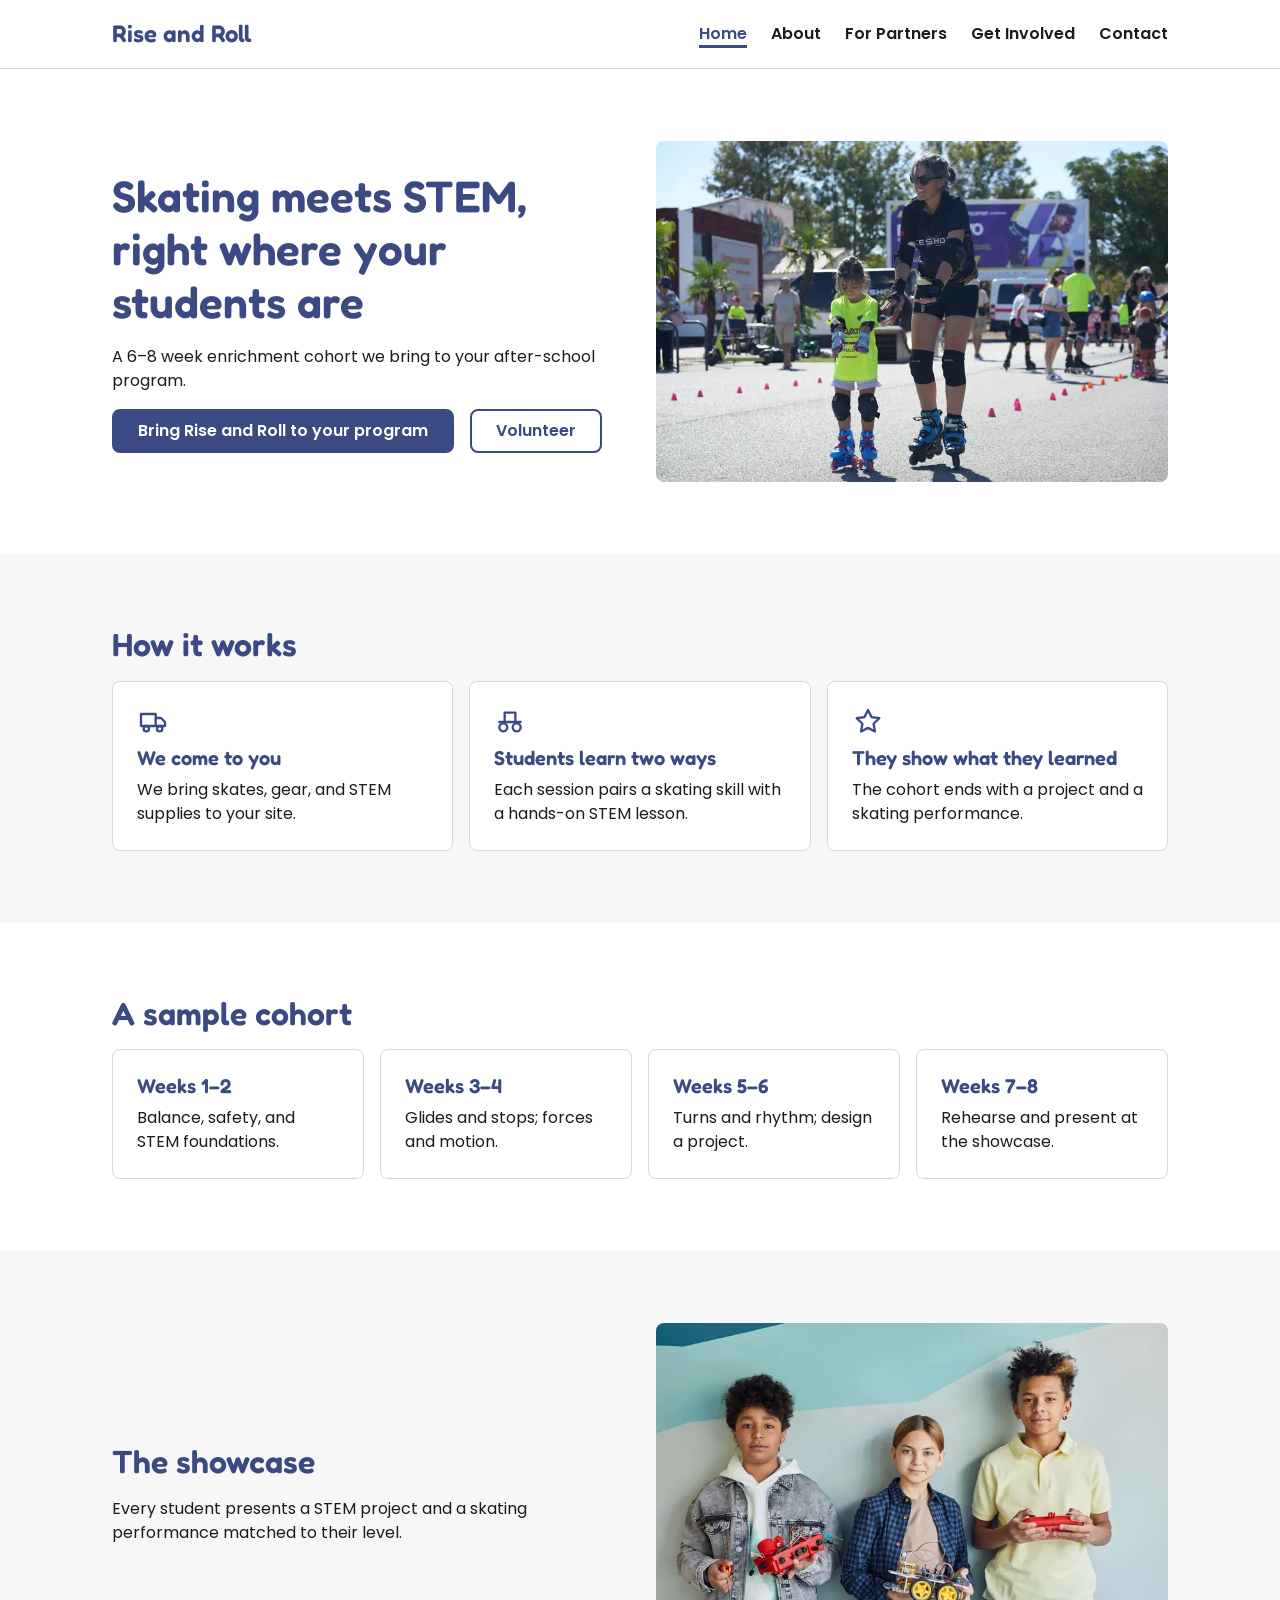
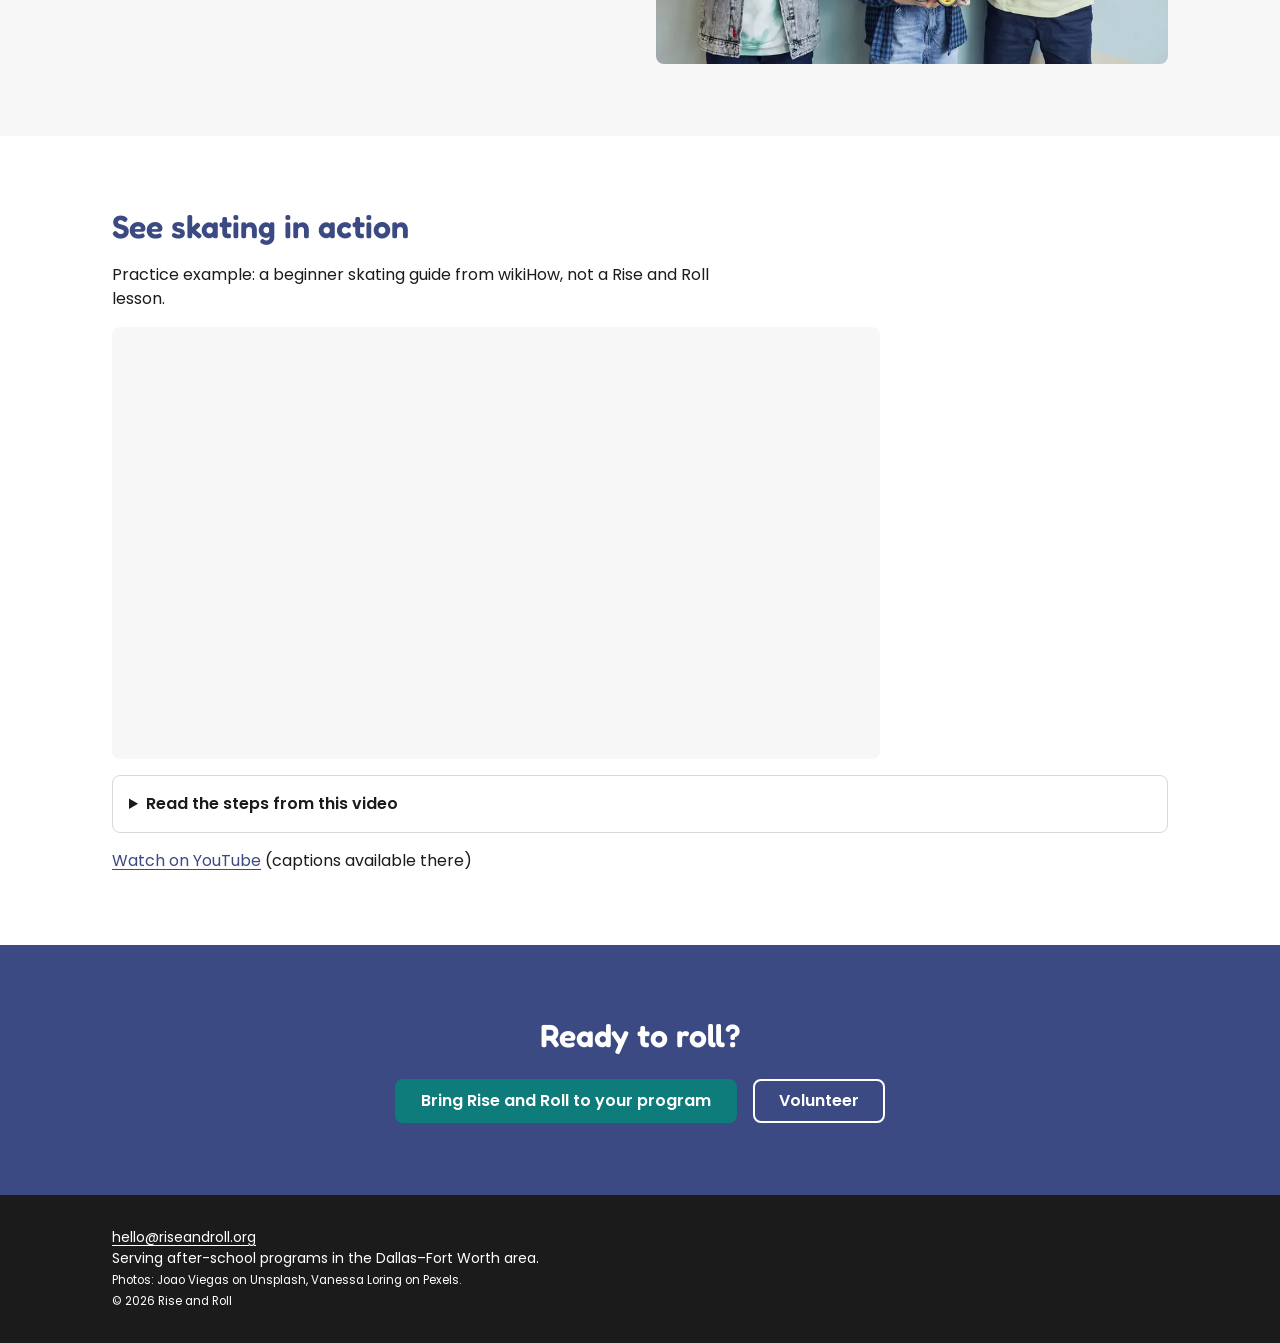
<file: index.html>
<!DOCTYPE html>
<html lang="en">
<head>
  <meta charset="UTF-8">
  <meta name="viewport" content="width=device-width, initial-scale=1">
  <title>Rise and Roll | Skating + STEM After-School Enrichment</title>
  <meta name="description" content="Rise and Roll brings a 6–8 week skating and STEM cohort to your after-school program, ending in a student showcase.">

  <!-- Open Graph -->
  <meta property="og:title" content="Rise and Roll | Skating + STEM After-School Enrichment">
  <meta property="og:description" content="A 6–8 week skating and STEM cohort we bring to your after-school program, ending in a student showcase.">
  <meta property="og:url" content="https://example.com/">
  <meta property="og:type" content="website">
  <meta property="og:image" content="https://example.com/images/coach-skating-with-student-1200.webp">

  <!-- Structured data -->
  <script type="application/ld+json">
  {
    "@context": "https://schema.org",
    "@type": "Organization",
    "name": "Rise and Roll",
    "url": "https://example.com/",
    "email": "hello@riseandroll.org",
    "description": "A 6–8 week skating and STEM enrichment cohort brought to existing after-school programs.",
    "areaServed": "Dallas–Fort Worth area"
  }
  </script>

  <!-- Fonts: Fredoka 600 (headings) + Poppins 400/600 (body). Unused Fredoka 500 removed. -->
  <link rel="preconnect" href="https://fonts.googleapis.com">
  <link rel="preconnect" href="https://fonts.gstatic.com" crossorigin>
  <link href="https://fonts.googleapis.com/css2?family=Fredoka:wght@600&family=Poppins:wght@400;600&display=swap" rel="stylesheet">

  <link rel="stylesheet" href="styles.css">
</head>
<body>

  <a class="skip-link" href="#main">Skip to main content</a>

  <!-- ===== HEADER + NAV (repeated on every page) ===== -->
  <header class="site-header">
    <div class="container site-header__inner">
      <a class="site-header__logo" href="index.html">Rise and Roll</a>
      <nav aria-label="Main">
        <ul class="nav cluster" role="list">
          <li><a class="nav__link" href="index.html" aria-current="page">Home</a></li>
          <li><a class="nav__link" href="about.html">About</a></li>
          <li><a class="nav__link" href="partners.html">For Partners</a></li>
          <li><a class="nav__link" href="get-involved.html">Get Involved</a></li>
          <li><a class="nav__link" href="contact.html">Contact</a></li>
        </ul>
      </nav>
    </div>
  </header>

  <main id="main">

    <!-- D · HERO (media block: stacks on narrow, side by side at medium+) -->
    <section class="section">
      <div class="container media">
        <div class="media__body flow">
          <h1>Skating meets STEM, right where your students are</h1>
          <p>A 6–8 week enrichment cohort we bring to your after-school program.</p>
          <div class="cluster">
            <a class="button button--primary" href="partners.html">Bring Rise and Roll to your program</a>
            <a class="button button--secondary" href="get-involved.html">Volunteer</a>
          </div>
        </div>
        <!-- Responsive image: three WebP widths. sizes = display width:
             about half the container (max 32rem) once the media block
             splits at 37.5em, otherwise the full screen minus the gutters.
             Above the fold, so it loads eagerly with high priority. -->
        <img class="media__img"
          src="images/coach-skating-with-student-800.webp"
          srcset="images/coach-skating-with-student-480.webp 480w,
                  images/coach-skating-with-student-800.webp 800w,
                  images/coach-skating-with-student-1200.webp 1200w"
          sizes="(min-width: 37.5em) min(32rem, 50vw - 3rem), calc(100vw - 2rem)"
          width="1200" height="800"
          fetchpriority="high"
          alt="A coach skates beside a young girl practicing on inline skates at an outdoor event">
      </div>
    </section>

    <!-- A · HOW IT WORKS (grid: 1 col narrow, 3 at medium+) -->
    <section class="section section--alt" aria-labelledby="how-heading">
      <div class="container flow">
        <h2 id="how-heading">How it works</h2>
        <ol class="grid grid--3" role="list">
          <li class="card">
            <!-- Decorative icon: the heading says the same thing, so it is hidden from screen readers -->
            <svg class="card__icon" aria-hidden="true" focusable="false" viewBox="0 0 24 24" width="32" height="32" fill="none" stroke="currentColor" stroke-width="1.75" stroke-linejoin="round" stroke-linecap="round"><path d="M3 6h11v9H3zM14 9h4l3 3v3h-7z"/><circle cx="7" cy="17" r="2"/><circle cx="17" cy="17" r="2"/></svg>
            <h3 class="card__title">We come to you</h3>
            <p>We bring skates, gear, and STEM supplies to your site.</p>
          </li>
          <li class="card">
            <!-- Decorative icon: the heading says the same thing, so it is hidden from screen readers -->
            <svg class="card__icon" aria-hidden="true" focusable="false" viewBox="0 0 24 24" width="32" height="32" fill="none" stroke="currentColor" stroke-width="1.75" stroke-linejoin="round" stroke-linecap="round"><circle cx="7" cy="16" r="3"/><circle cx="17" cy="16" r="3"/><path d="M4 12h16M8 12V5h8v7"/></svg>
            <h3 class="card__title">Students learn two ways</h3>
            <p>Each session pairs a skating skill with a hands-on STEM lesson.</p>
          </li>
          <li class="card">
            <!-- Decorative icon: the heading says the same thing, so it is hidden from screen readers -->
            <svg class="card__icon" aria-hidden="true" focusable="false" viewBox="0 0 24 24" width="32" height="32" fill="none" stroke="currentColor" stroke-width="1.75" stroke-linejoin="round" stroke-linecap="round"><path d="M12 3l2.6 5.3 5.9.9-4.3 4.1 1 5.8L12 16.4 6.8 19.1l1-5.8-4.3-4.1 5.9-.9z"/></svg>
            <h3 class="card__title">They show what they learned</h3>
            <p>The cohort ends with a project and a skating performance.</p>
          </li>
        </ol>
      </div>
    </section>

    <!-- B · COHORT TIMELINE (grid: 1 col, 2 at medium, 4 at wide) -->
    <section class="section" aria-labelledby="cohort-heading">
      <div class="container flow">
        <h2 id="cohort-heading">A sample cohort</h2>
        <ol class="grid grid--4" role="list">
          <li class="card"><div class="card__inner"><h3 class="card__title">Weeks 1–2</h3><p>Balance, safety, and STEM foundations.</p></div></li>
          <li class="card"><div class="card__inner"><h3 class="card__title">Weeks 3–4</h3><p>Glides and stops; forces and motion.</p></div></li>
          <li class="card"><div class="card__inner"><h3 class="card__title">Weeks 5–6</h3><p>Turns and rhythm; design a project.</p></div></li>
          <li class="card"><div class="card__inner"><h3 class="card__title">Weeks 7–8</h3><p>Rehearse and present at the showcase.</p></div></li>
        </ol>
      </div>
    </section>

    <!-- SHOWCASE (media block, reused) -->
    <section class="section section--alt">
      <div class="container media">
        <div class="media__body flow">
          <h2>The showcase</h2>
          <p>Every student presents a STEM project and a skating performance matched to their level.</p>
        </div>
        <!-- Below the fold: lazy-loaded, same sizes as the hero -->
        <img class="media__img"
          src="images/students-with-robots-they-built-800.webp"
          srcset="images/students-with-robots-they-built-480.webp 480w,
                  images/students-with-robots-they-built-800.webp 800w,
                  images/students-with-robots-they-built-1200.webp 1200w"
          sizes="(min-width: 37.5em) min(32rem, 50vw - 3rem), calc(100vw - 2rem)"
          width="1200" height="800"
          loading="lazy"
          alt="Three students stand against a painted wall, each holding a robot or controller they built.">
      </div>
    </section>

    <!-- VIDEO EMBED (practice example). 16:9 box reserves space; title names
         the video for screen readers; no autoplay; transcript + fallback link. -->
    <section class="section" aria-labelledby="video-heading">
      <div class="container flow">
        <h2 id="video-heading">See skating in action</h2>
        <p>Practice example: a beginner skating guide from wikiHow, not a Rise and Roll lesson.</p>
        <div class="media-frame">
          <iframe
            src="https://www.youtube-nocookie.com/embed/yPIxa7VmpZo"
            title="How to roller skate: beginner steps from wikiHow (1 minute 16 seconds)" 
            referrerpolicy="strict-origin-when-cross-origin" 
            loading="lazy"
            allow="encrypted-media; picture-in-picture"
            allowfullscreen></iframe>
        </div>
        <details class="faq">
          <summary class="faq__question">Read the steps from this video</summary>
          <ol class="faq__answer">
            <li>Put on a helmet and practice on flat pavement.</li>
            <li>Stand with your knees bent under your shoulders and your back straight, then take small steps to find your balance.</li>
            <li>Push off one foot while stepping the other forward, shift your weight onto the front foot, and lift the back foot to glide.</li>
            <li>Keep your feet parallel and lower your body slightly for more control.</li>
            <li>To stop, slide one foot forward and press the toe stop against the ground.</li>
            <li>Keep practicing; falling is part of learning.</li>
          </ol>
        </details>
        <p><a href="https://www.youtube.com/watch?v=yPIxa7VmpZo">Watch on YouTube</a> (captions available there)</p>
      </div>
    </section>

    <!-- CTA BAND (repeated on Home, About, For Partners) -->
    <section class="cta-band">
      <div class="container">
        <h2 class="cta-band__title">Ready to roll?</h2>
        <div class="cluster">
          <a class="button button--accent" href="partners.html">Bring Rise and Roll to your program</a>
          <a class="button button--secondary" href="get-involved.html">Volunteer</a>
        </div>
      </div>
    </section>

  </main>

  <!-- ===== FOOTER (repeated on every page) ===== -->
  <footer class="site-footer">
    <div class="container">
      <p><a href="mailto:hello@riseandroll.org">hello@riseandroll.org</a></p>
      <p>Serving after-school programs in the Dallas–Fort Worth area.</p>
      <p><small>Photos: Joao Viegas on Unsplash, Vanessa Loring on Pexels.</small></p>
      <p><small>&copy; 2026 Rise and Roll</small></p>
    </div>
  </footer>

</body>
</html>
</file>
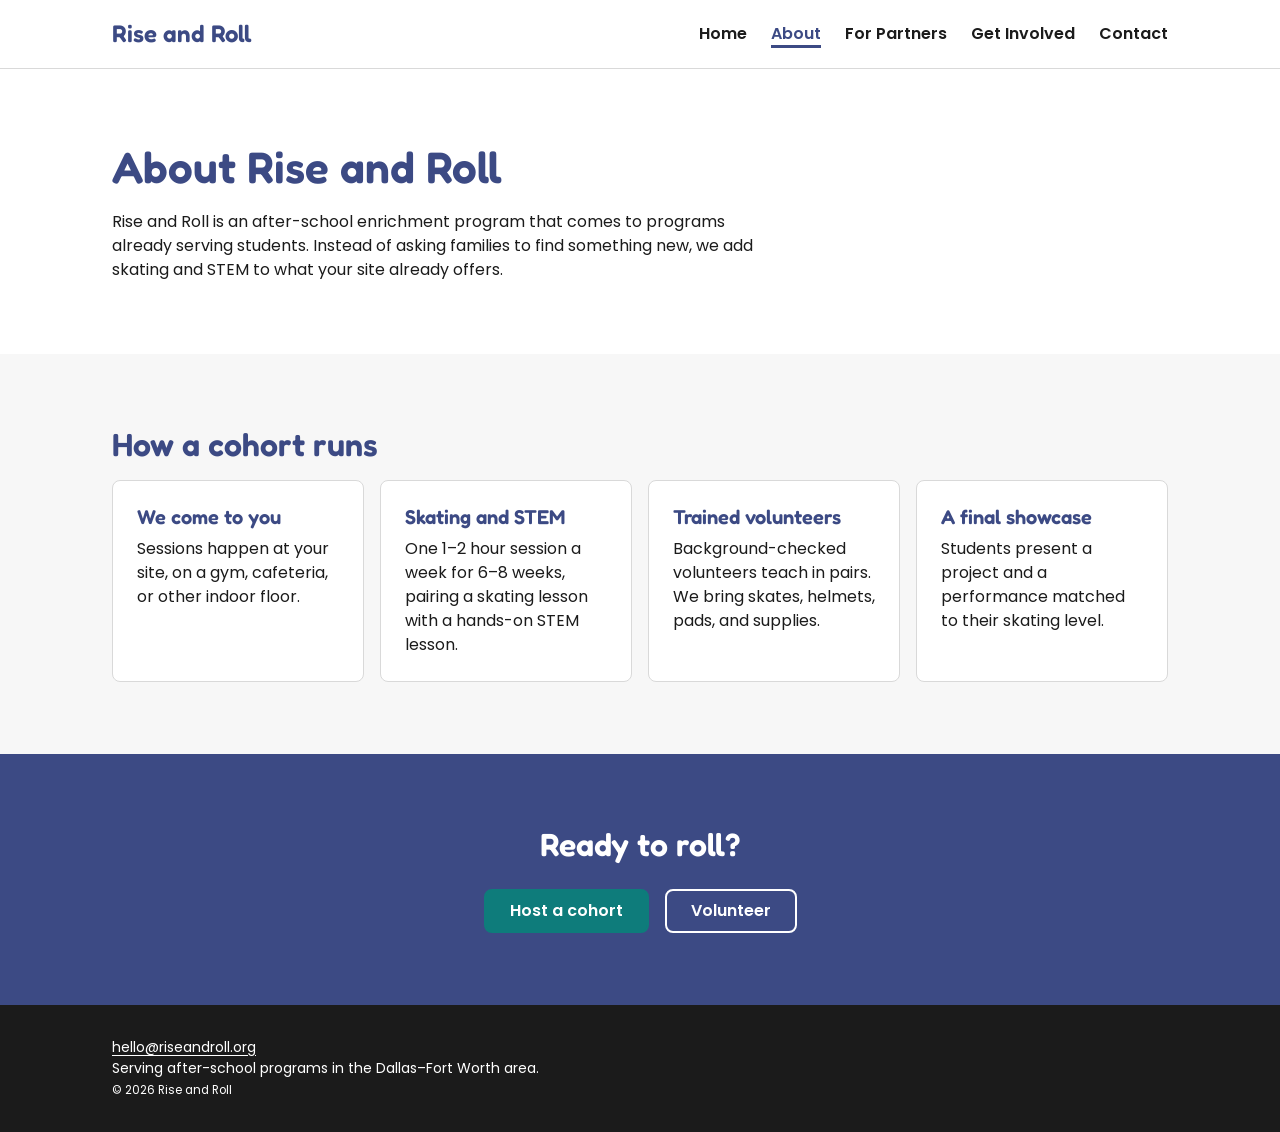
<file: about.html>
<!DOCTYPE html>
<html lang="en">
<head>
  <meta charset="UTF-8">
  <meta name="viewport" content="width=device-width, initial-scale=1">
  <title>About | Rise and Roll</title>
  <meta name="description" content="Rise and Roll brings a 6–8 week skating and STEM cohort to existing after-school programs, taught by trained volunteers.">

  <!-- Fonts: Fredoka 600 (headings) + Poppins 400/600 (body) -->
  <link rel="preconnect" href="https://fonts.googleapis.com">
  <link rel="preconnect" href="https://fonts.gstatic.com" crossorigin>
  <link href="https://fonts.googleapis.com/css2?family=Fredoka:wght@600&family=Poppins:wght@400;600&display=swap" rel="stylesheet">

  <link rel="stylesheet" href="styles.css">
</head>
<body>

  <a class="skip-link" href="#main">Skip to main content</a>

  <!-- ===== HEADER + NAV (repeated on every page) ===== -->
  <header class="site-header">
    <div class="container site-header__inner">
      <a class="site-header__logo" href="index.html">Rise and Roll</a>
      <nav aria-label="Main">
        <ul class="nav cluster" role="list">
          <li><a class="nav__link" href="index.html">Home</a></li>
          <li><a class="nav__link" href="about.html" aria-current="page">About</a></li>
          <li><a class="nav__link" href="partners.html">For Partners</a></li>
          <li><a class="nav__link" href="get-involved.html">Get Involved</a></li>
          <li><a class="nav__link" href="contact.html">Contact</a></li>
        </ul>
      </nav>
    </div>
  </header>

  <main id="main">

    <!-- PAGE INTRO -->
    <section class="section">
      <div class="container flow">
        <h1>About Rise and Roll</h1>
        <p>Rise and Roll is an after-school enrichment program that comes to programs already serving students. Instead of asking families to find something new, we add skating and STEM to what your site already offers.</p>
      </div>
    </section>

    <!-- HOW A COHORT RUNS (grid--4: 1 col, 2 at medium, 4 at wide) -->
    <section class="section section--alt" aria-labelledby="how-heading">
      <div class="container flow">
        <h2 id="how-heading">How a cohort runs</h2>
        <ul class="grid grid--4" role="list">
          <li class="card">
            <h3 class="card__title">We come to you</h3>
            <p>Sessions happen at your site, on a gym, cafeteria, or other indoor floor.</p>
          </li>
          <li class="card">
            <h3 class="card__title">Skating and STEM</h3>
            <p>One 1–2 hour session a week for 6–8 weeks, pairing a skating lesson with a hands-on STEM lesson.</p>
          </li>
          <li class="card">
            <h3 class="card__title">Trained volunteers</h3>
            <p>Background-checked volunteers teach in pairs. We bring skates, helmets, pads, and supplies.</p>
          </li>
          <li class="card">
            <h3 class="card__title">A final showcase</h3>
            <p>Students present a project and a performance matched to their skating level.</p>
          </li>
        </ul>
      </div>
    </section>

    <!-- CTA BAND: links to the two main paths -->
    <section class="cta-band">
      <div class="container">
        <h2 class="cta-band__title">Ready to roll?</h2>
        <div class="cluster">
          <a class="button button--accent" href="partners.html">Host a cohort</a>
          <a class="button button--secondary" href="get-involved.html">Volunteer</a>
        </div>
      </div>
    </section>

  </main>

  <!-- ===== FOOTER (repeated on every page) ===== -->
  <footer class="site-footer">
    <div class="container">
      <p><a href="mailto:hello@riseandroll.org">hello@riseandroll.org</a></p>
      <p>Serving after-school programs in the Dallas–Fort Worth area.</p>
      <p><small>&copy; 2026 Rise and Roll</small></p>
    </div>
  </footer>

</body>
</html>
</file>
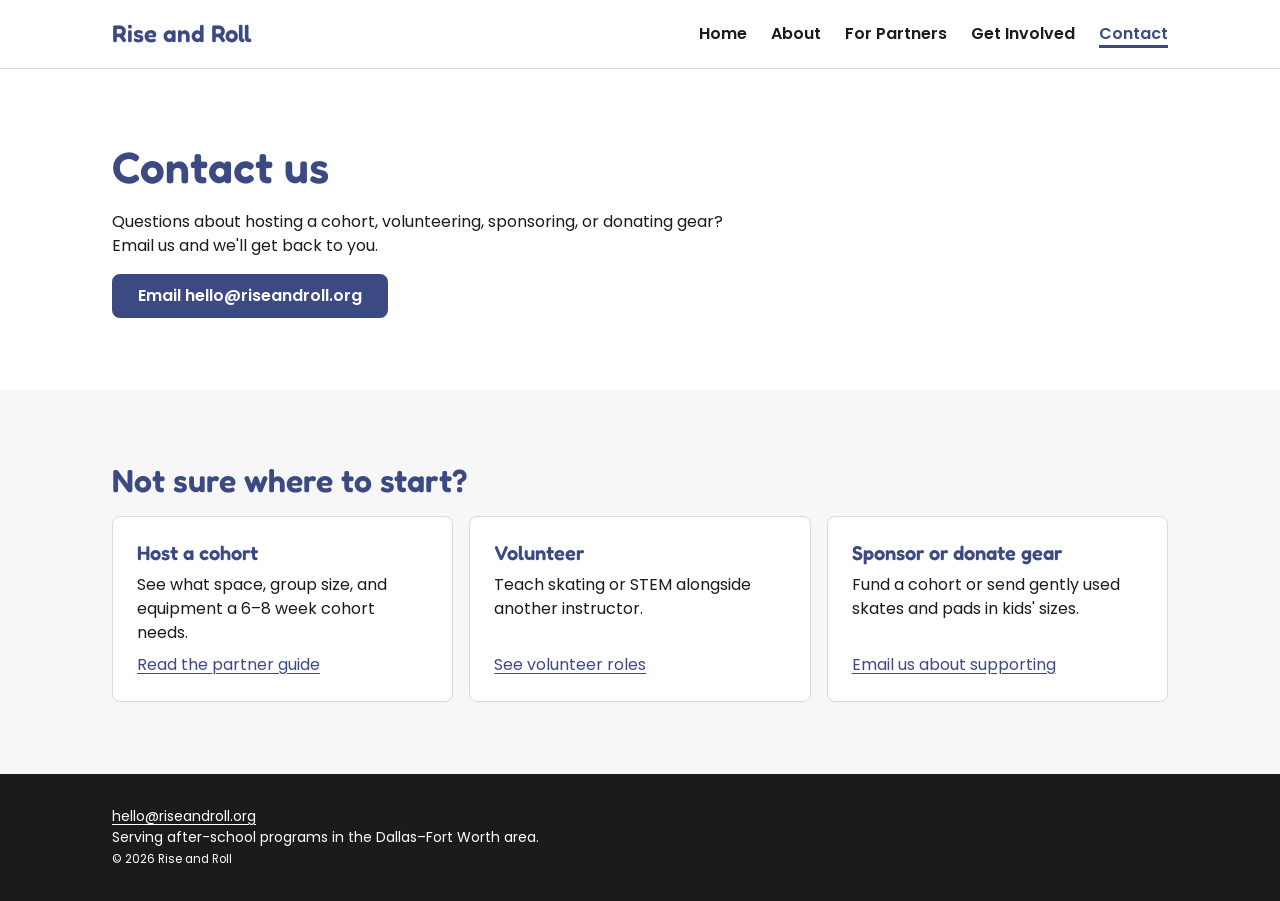
<file: contact.html>
<!DOCTYPE html>
<html lang="en">
<head>
  <meta charset="UTF-8">
  <meta name="viewport" content="width=device-width, initial-scale=1">
  <title>Contact | Rise and Roll</title>
  <meta name="description" content="Contact Rise and Roll about hosting a cohort, volunteering, sponsoring, or donating gear.">

  <!-- Fonts: Fredoka 600 (headings) + Poppins 400/600 (body) -->
  <link rel="preconnect" href="https://fonts.googleapis.com">
  <link rel="preconnect" href="https://fonts.gstatic.com" crossorigin>
  <link href="https://fonts.googleapis.com/css2?family=Fredoka:wght@600&family=Poppins:wght@400;600&display=swap" rel="stylesheet">

  <link rel="stylesheet" href="styles.css">
</head>
<body>

  <a class="skip-link" href="#main">Skip to main content</a>

  <!-- ===== HEADER + NAV (repeated on every page) ===== -->
  <header class="site-header">
    <div class="container site-header__inner">
      <a class="site-header__logo" href="index.html">Rise and Roll</a>
      <nav aria-label="Main">
        <ul class="nav cluster" role="list">
          <li><a class="nav__link" href="index.html">Home</a></li>
          <li><a class="nav__link" href="about.html">About</a></li>
          <li><a class="nav__link" href="partners.html">For Partners</a></li>
          <li><a class="nav__link" href="get-involved.html">Get Involved</a></li>
          <li><a class="nav__link" href="contact.html" aria-current="page">Contact</a></li>
        </ul>
      </nav>
    </div>
  </header>

  <main id="main">

    <!-- PAGE INTRO -->
    <section class="section">
      <div class="container flow">
        <h1>Contact us</h1>
        <p>Questions about hosting a cohort, volunteering, sponsoring, or donating gear? Email us and we'll get back to you.</p>
        <p>
          <a class="button button--primary" href="mailto:hello@riseandroll.org">Email hello@riseandroll.org</a>
        </p>
      </div>
    </section>

    <!-- WHERE TO START (same card grid as Get Involved: title, text, link) -->
    <section class="section section--alt" aria-labelledby="start-heading">
      <div class="container flow">
        <h2 id="start-heading">Not sure where to start?</h2>
        <ul class="grid grid--3" role="list">
          <li class="card">
            <h3 class="card__title">Host a cohort</h3>
            <p>See what space, group size, and equipment a 6–8 week cohort needs.</p>
            <a href="partners.html">Read the partner guide</a>
          </li>
          <li class="card">
            <h3 class="card__title">Volunteer</h3>
            <p>Teach skating or STEM alongside another instructor.</p>
            <a href="get-involved.html">See volunteer roles</a>
          </li>
          <li class="card">
            <h3 class="card__title">Sponsor or donate gear</h3>
            <p>Fund a cohort or send gently used skates and pads in kids' sizes.</p>
            <a href="mailto:hello@riseandroll.org?subject=Sponsoring%20or%20donating">Email us about supporting</a>
          </li>
        </ul>
      </div>
    </section>

  </main>

  <!-- ===== FOOTER (repeated on every page) ===== -->
  <footer class="site-footer">
    <div class="container">
      <p><a href="mailto:hello@riseandroll.org">hello@riseandroll.org</a></p>
      <p>Serving after-school programs in the Dallas–Fort Worth area.</p>
      <p><small>&copy; 2026 Rise and Roll</small></p>
    </div>
  </footer>

</body>
</html>
</file>
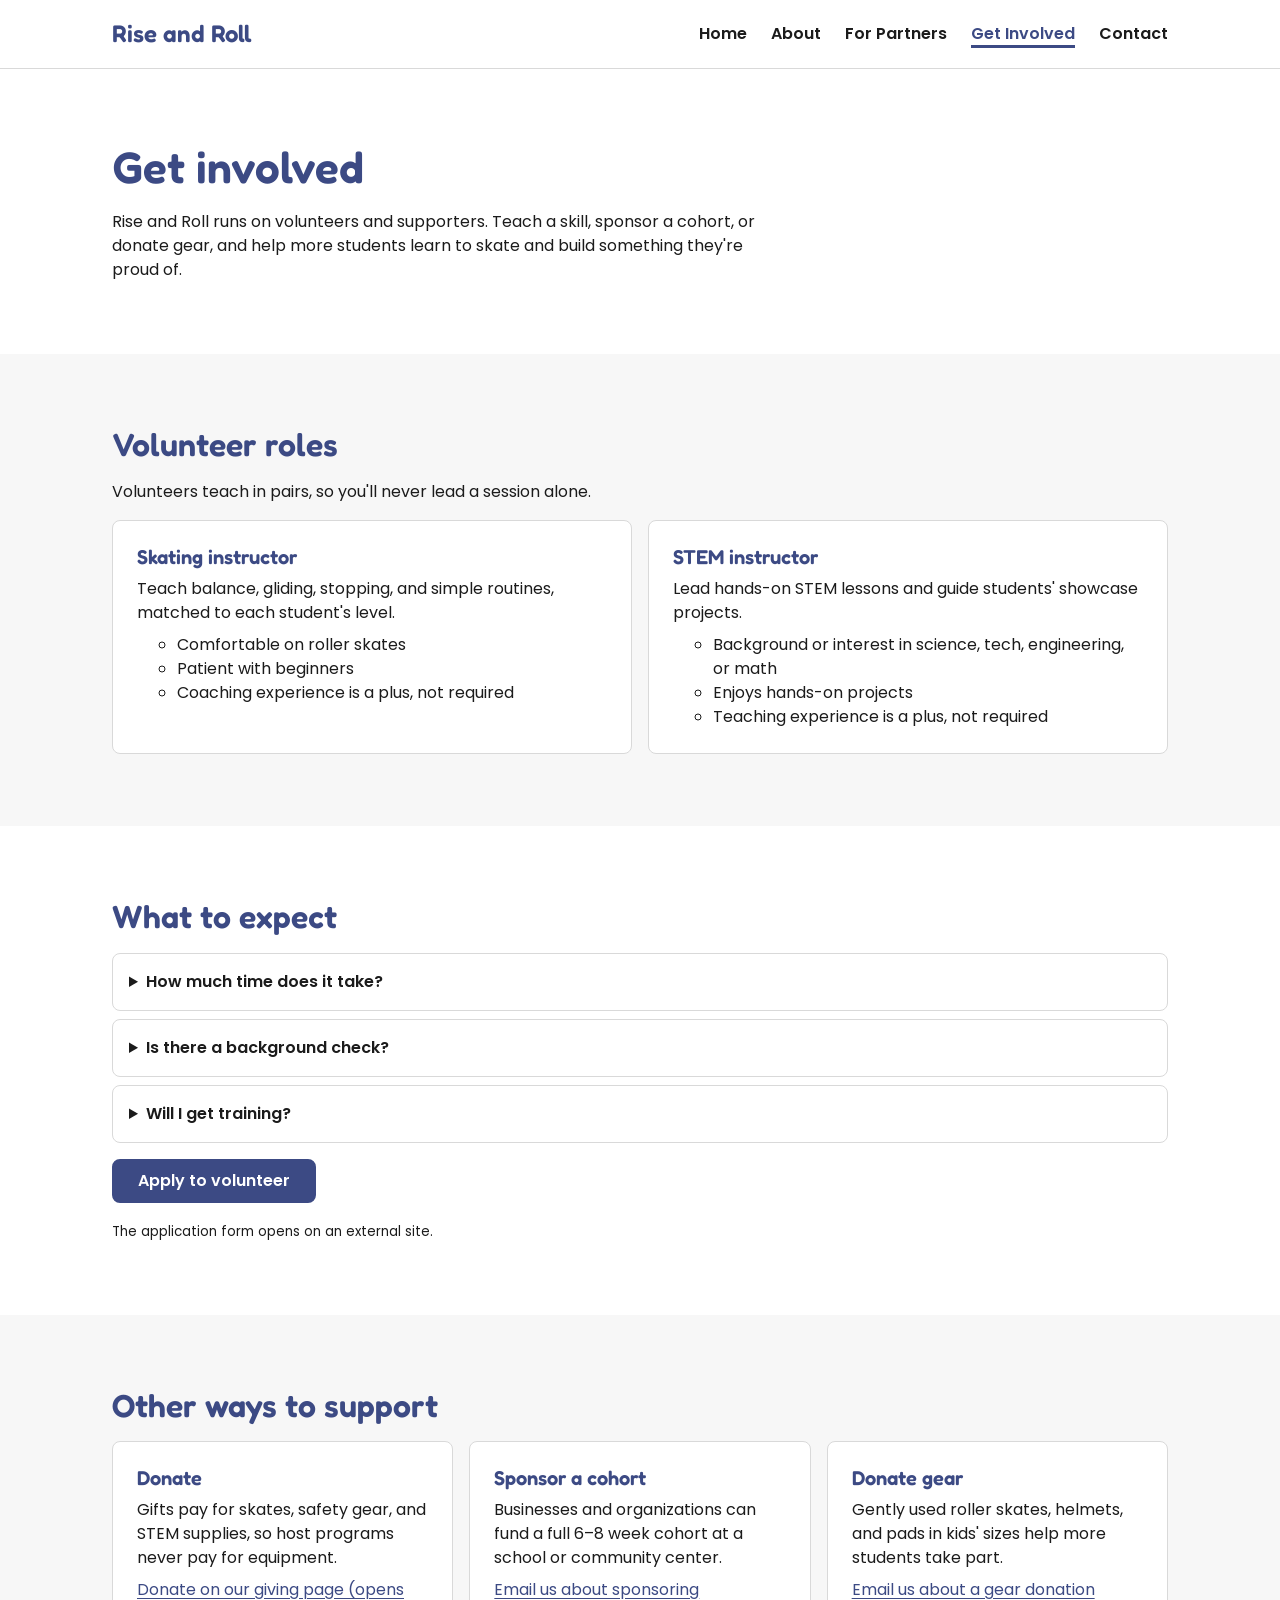
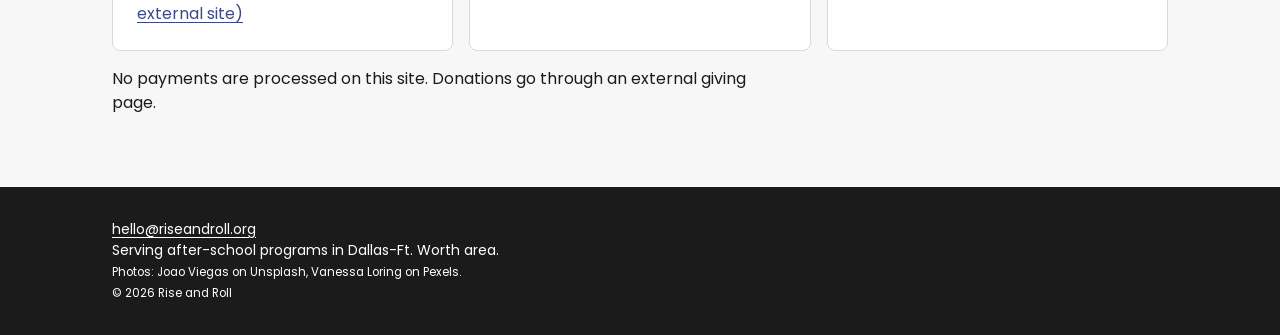
<file: get-involved.html>
<!DOCTYPE html>
<html lang="en">
<head>
  <meta charset="UTF-8">
  <meta name="viewport" content="width=device-width, initial-scale=1">
  <title>Get Involved | Rise and Roll</title>
  <meta name="description" content="Volunteer as a skating or STEM instructor, sponsor a cohort, or donate gear to Rise and Roll's after-school skating and STEM program.">

  <!-- Fonts: Fredoka 600 (headings) + Poppins 400/600 (body) -->
  <link rel="preconnect" href="https://fonts.googleapis.com">
  <link rel="preconnect" href="https://fonts.gstatic.com" crossorigin>
  <link href="https://fonts.googleapis.com/css2?family=Fredoka:wght@600&family=Poppins:wght@400;600&display=swap" rel="stylesheet">

  <link rel="stylesheet" href="styles.css">
</head>
<body>

  <a class="skip-link" href="#main">Skip to main content</a>

  <!-- ===== HEADER + NAV (repeated on every page) ===== -->
  <header class="site-header">
    <div class="container site-header__inner">
      <a class="site-header__logo" href="index.html">Rise and Roll</a>
      <nav aria-label="Main">
        <ul class="nav cluster" role="list">
          <li><a class="nav__link" href="index.html">Home</a></li>
          <li><a class="nav__link" href="about.html">About</a></li>
          <li><a class="nav__link" href="partners.html">For Partners</a></li>
          <li><a class="nav__link" href="get-involved.html" aria-current="page">Get Involved</a></li>
          <li><a class="nav__link" href="contact.html">Contact</a></li>
        </ul>
      </nav>
    </div>
  </header>

  <main id="main">

    <!-- PAGE INTRO -->
    <section class="section">
      <div class="container flow">
        <h1>Get involved</h1>
        <p>Rise and Roll runs on volunteers and supporters. Teach a skill, sponsor a cohort, or donate gear, and help more students learn to skate and build something they're proud of.</p>
      </div>
    </section>

    <!-- VOLUNTEER ROLES (grid--3: auto-fit columns; subgrid lines up
         each card's title, description, and list across the row) -->
    <section class="section section--alt" aria-labelledby="roles-heading">
      <div class="container flow">
        <h2 id="roles-heading">Volunteer roles</h2>
        <p>Volunteers teach in pairs, so you'll never lead a session alone.</p>
        <ul class="grid grid--3" role="list">
          <li class="card">
            <h3 class="card__title">Skating instructor</h3>
            <p>Teach balance, gliding, stopping, and simple routines, matched to each student's level.</p>
            <ul>
              <li>Comfortable on roller skates</li>
              <li>Patient with beginners</li>
              <li>Coaching experience is a plus, not required</li>
            </ul>
          </li>
          <li class="card">
            <h3 class="card__title">STEM instructor</h3>
            <p>Lead hands-on STEM lessons and guide students' showcase projects.</p>
            <ul>
              <li>Background or interest in science, tech, engineering, or math</li>
              <li>Enjoys hands-on projects</li>
              <li>Teaching experience is a plus, not required</li>
            </ul>
          </li>
        </ul>
      </div>
    </section>

    <!-- WHAT TO EXPECT (FAQ pattern reused from For Partners) -->
    <section class="section" aria-labelledby="expect-heading">
      <div class="container flow">
        <h2 id="expect-heading">What to expect</h2>
        <div>
          <details class="faq">
            <summary class="faq__question">How much time does it take?</summary>
            <p class="faq__answer">One after-school session a week for a 6–8 week cohort, plus the final showcase. 1-2 hours per session.</p>
          </details>
          <details class="faq">
            <summary class="faq__question">Is there a background check?</summary>
            <p class="faq__answer">Yes. Every volunteer completes a background check before working with students, because our programs serve children.</p>
          </details>
          <details class="faq">
            <summary class="faq__question">Will I get training?</summary>
            <p class="faq__answer">Yes. New volunteers get an orientation on safety, the lesson plan, and working with young students.</p>
          </details>
        </div>
        <!-- Placeholder link: replace with the real volunteer form URL -->
        <p>
          <a class="button button--primary" href="https://example.com/volunteer-form">Apply to volunteer <span class="visually-hidden">(opens external site)</span></a>
        </p>
        <p><small>The application form opens on an external site.</small></p>
      </div>
    </section>

    <!-- WAYS TO SUPPORT (three cards: title, description, link) -->
    <section class="section section--alt" aria-labelledby="support-heading">
      <div class="container flow">
        <h2 id="support-heading">Other ways to support</h2>
        <ul class="grid grid--3" role="list">
          <li class="card">
            <h3 class="card__title">Donate</h3>
            <p>Gifts pay for skates, safety gear, and STEM supplies, so host programs never pay for equipment.</p>
            <!-- Placeholder link: replace with the real donation page URL -->
            <a href="https://example.com/donate">Donate on our giving page (opens external site)</a>
          </li>
          <li class="card">
            <h3 class="card__title">Sponsor a cohort</h3>
            <p>Businesses and organizations can fund a full 6–8 week cohort at a school or community center.</p>
            <a href="mailto:hello@riseandroll.org?subject=Sponsoring%20a%20cohort">Email us about sponsoring</a>
          </li>
          <li class="card">
            <h3 class="card__title">Donate gear</h3>
            <p>Gently used roller skates, helmets, and pads in kids' sizes help more students take part.</p>
            <a href="mailto:hello@riseandroll.org?subject=Gear%20donation">Email us about a gear donation</a>
          </li>
        </ul>
        <p>No payments are processed on this site. Donations go through an external giving page.</p>
      </div>
    </section>

  </main>

  <!-- ===== FOOTER (repeated on every page) ===== -->
  <footer class="site-footer">
    <div class="container">
      <p><a href="mailto:hello@riseandroll.org">hello@riseandroll.org</a></p>
      <p>Serving after-school programs in Dallas-Ft. Worth area.</p>
      <p><small>Photos: Joao Viegas on Unsplash, Vanessa Loring on Pexels.</small></p>
      <p><small>&copy; 2026 Rise and Roll</small></p>
    </div>
  </footer>

</body>
</html>
</file>
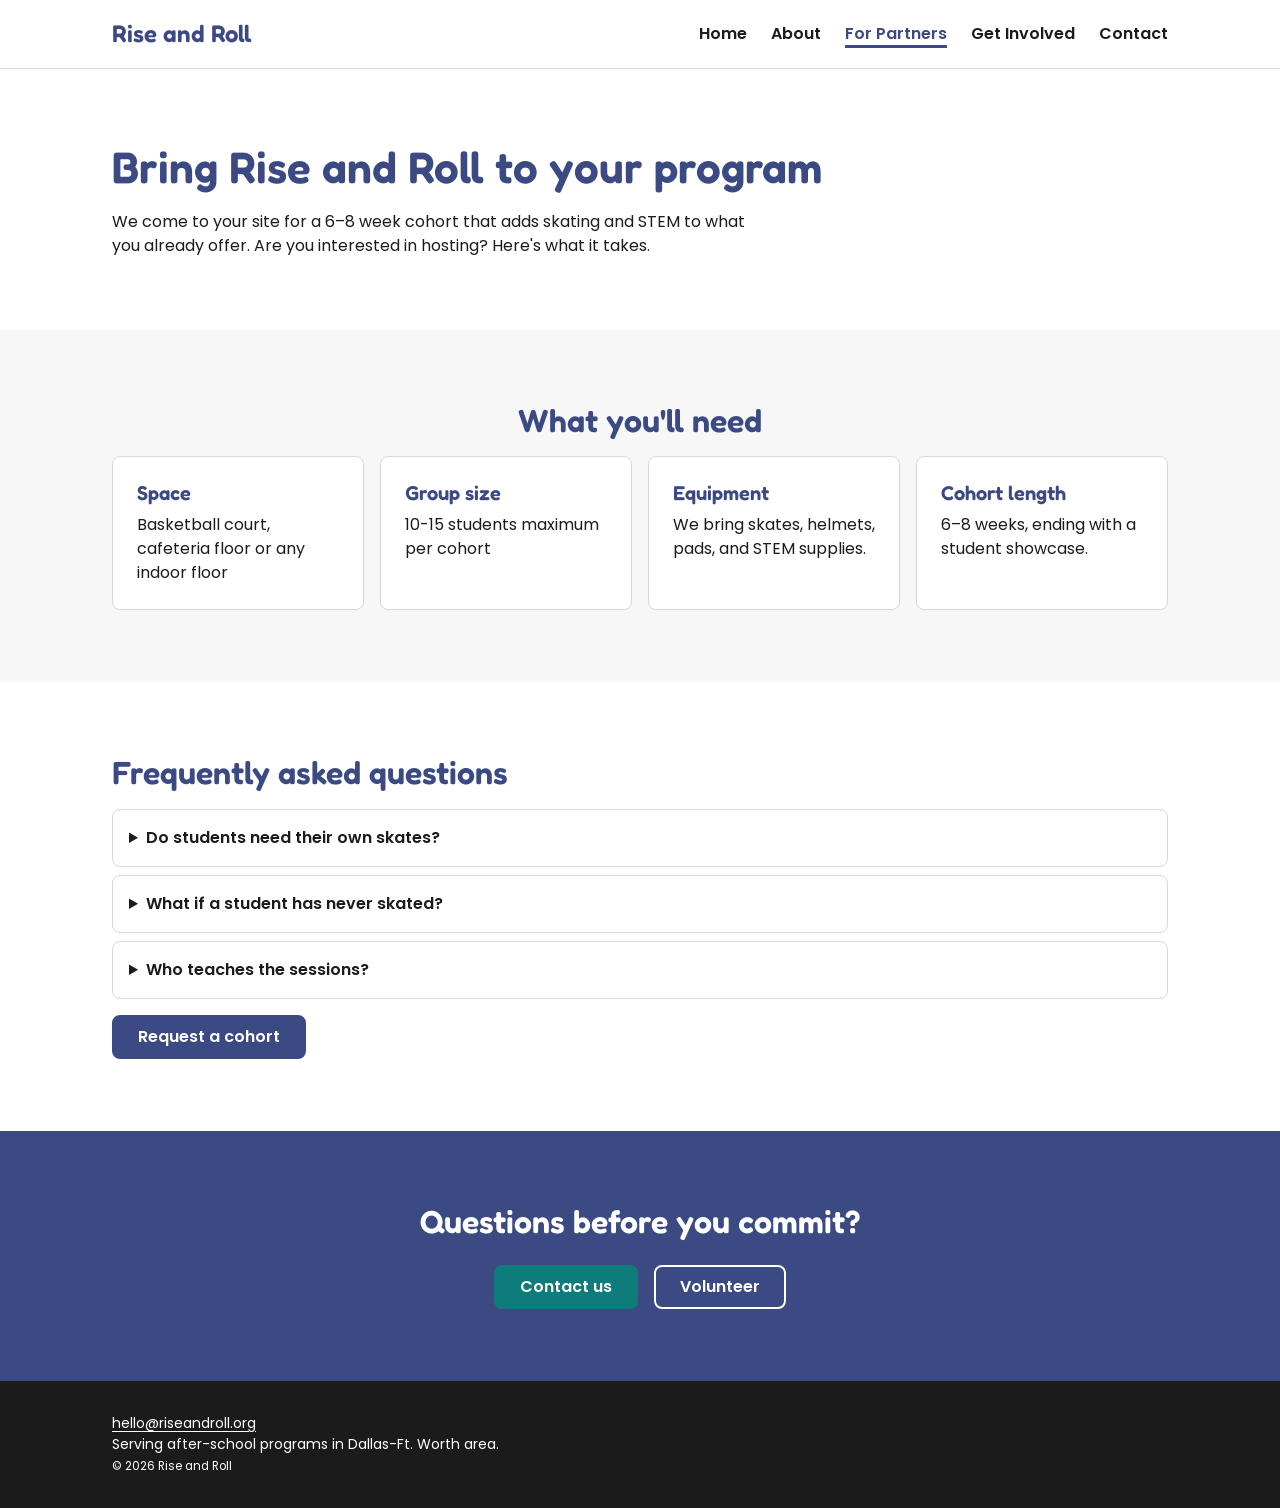
<file: partners.html>
<!DOCTYPE html>
<html lang="en">
<head>
  <meta charset="UTF-8">
  <meta name="viewport" content="width=device-width, initial-scale=1">
  <title>For Partners | Rise and Roll</title>
  <meta name="description" content="Host a Rise and Roll skating and STEM cohort at your after-school program: space, group size, equipment, and FAQ.">

  <link rel="preconnect" href="https://fonts.googleapis.com">
  <link rel="preconnect" href="https://fonts.gstatic.com" crossorigin>
  <link href="https://fonts.googleapis.com/css2?family=Fredoka:wght@500;600&family=Poppins:wght@400;600&display=swap" rel="stylesheet">

  <link rel="stylesheet" href="styles.css">
</head>
<body>

  <a class="skip-link" href="#main">Skip to main content</a>

  <header class="site-header">
    <div class="container site-header__inner">
      <a class="site-header__logo" href="index.html">Rise and Roll</a>
      <nav aria-label="Main">
        <ul class="nav cluster" role="list">
          <li><a class="nav__link" href="index.html">Home</a></li>
          <li><a class="nav__link" href="about.html">About</a></li>
          <li><a class="nav__link" href="partners.html" aria-current="page">For Partners</a></li>
          <li><a class="nav__link" href="get-involved.html">Get Involved</a></li>
          <li><a class="nav__link" href="contact.html">Contact</a></li>
        </ul>
      </nav>
    </div>
  </header>

  <main id="main">

    <!-- PAGE INTRO -->
    <section class="section">
      <div class="container flow">
        <h1>Bring Rise and Roll to your program</h1>
        <p>We come to your site for a 6–8 week cohort that adds skating and STEM to what you already offer. Are you interested in hosting? Here's what it takes.</p>
      </div>
    </section>

    <!-- C · HOSTING REQUIREMENTS (grid: 1 col, 2 at medium, 4 at wide) -->
    <section class="section section--alt" aria-labelledby="req-heading">
      <div class="container flow">
        <h2 id="req-heading" class="text-center">What you'll need</h2>
        <ul class="grid grid--4" role="list">
          <li class="card"><h3 class="card__title">Space</h3><p>Basketball court, cafeteria floor or any indoor floor</p></li>
          <li class="card"><h3 class="card__title">Group size</h3><p>10-15 students maximum per cohort</p></li>
          <li class="card"><h3 class="card__title">Equipment</h3><p>We bring skates, helmets, pads, and STEM supplies.</p></li>
          <li class="card"><h3 class="card__title">Cohort length</h3><p>6–8 weeks, ending with a student showcase.</p></li>
        </ul>
      </div>
    </section>

    <!-- FAQ (details/summary: answers stay readable if unsupported) -->
    <section class="section" aria-labelledby="faq-heading">
      <div class="container flow">
        <h2 id="faq-heading">Frequently asked questions</h2>
        <div>
          <details class="faq">
            <summary class="faq__question">Do students need their own skates?</summary>
            <p class="faq__answer">No. Rise and Roll provides skates and safety gear in a range of sizes. If students have their own gear, they are welcomed to use that.</p>
          </details>
          <details class="faq">
            <summary class="faq__question">What if a student has never skated?</summary>
            <p class="faq__answer">Most haven't. Sessions start with balance and safety, and showcase performances are matched to each student's level.</p>
          </details>
          <details class="faq">
            <summary class="faq__question">Who teaches the sessions?</summary>
            <p class="faq__answer">Trained volunteer instructors lead the skating and STEM portions. Every volunteer completes a background check and orientation, and instructors teach in pairs, so each cohort of 10–15 students has at least two adults.</p>
          </details>
        </div>
        <p>
          <a class="button button--primary" href="https://forms.example.com/request">Request a cohort <span class="visually-hidden">(opens external site)</span></a>
        </p>
      </div>
    </section>

    <section class="cta-band">
      <div class="container">
        <h2 class="cta-band__title">Questions before you commit?</h2>
        <div class="cluster">
          <a class="button button--accent" href="contact.html">Contact us</a>
          <a class="button button--secondary" href="get-involved.html">Volunteer</a>
        </div>
      </div>
    </section>

  </main>

  <footer class="site-footer">
    <div class="container">
      <p><a href="mailto:hello@riseandroll.org">hello@riseandroll.org</a></p>
      <p>Serving after-school programs in Dallas-Ft. Worth area.</p>
      <p><small>&copy; 2026 Rise and Roll</small></p>
    </div>
  </footer>

</body>
</html>
</file>
<file: styles.css>
/* =========================================================
   Rise and Roll — styles.css (Module 4: media and typography)
   One stylesheet, organized into cascade layers.
   Later layers win over earlier ones regardless of
   selector specificity, so no !important or ID battles.

   Breakpoints are in em so they respond to text zoom too:
     37.5em (600px at default text size)  — nav row, media split, timeline 2x2
     64em   (1024px at default text size) — timeline 4 across, larger sections
   Each one has its content-based reason written beside it.
   ========================================================= */

@layer reset, base, layout, components, utilities, states, overrides, print;


/* ---------------------------------------------------------
   RESET: neutralize browser defaults
   --------------------------------------------------------- */
@layer reset {

  /* Padding and borders fit inside the size I set */
  *,
  *::before,
  *::after {
    box-sizing: border-box;
  }

  /* Remove default margins; spacing comes from tokens */
  body, h1, h2, h3, h4, p, ul, ol, figure {
    margin: 0;
  }

  /* Images never overflow and keep their proportions */
  img,
  picture {
    display: block;
    max-inline-size: 100%;
    block-size: auto;
  }

  /* Lists used for layout lose bullets; role="list" keeps
     them announced as lists by screen readers */
  ul[role="list"],
  ol[role="list"] {
    list-style: none;
    padding: 0;
  }

  /* Controls use the page font instead of the system font */
  button, input, textarea {
    font: inherit;
  }

}


/* ---------------------------------------------------------
   BASE: design tokens + bare-element styles
   Only :root and element selectors here, no classes.
   --------------------------------------------------------- */
@layer base {

  :root {
    /* Color */
    --color-primary: #3C4A84;        /* navy: headings, links, primary buttons (8.4:1 on white) */
    --color-primary-dark: #2E3A6B;   /* hover/active for primary */
    --color-accent: #0E7C7B;         /* teal: CTA buttons (about 5:1 with white text) */
    --color-accent-dark: #0A5F5E;    /* hover/active for accent */
    --color-text: #1B1B1B;           /* body text */
    --color-text-muted: #4A4A4A;     /* secondary text, still passes 4.5:1 */
    --color-bg: #FFFFFF;             /* page background */
    --color-bg-alt: #F7F7F7;         /* alternating section background */
    --color-surface: #FFFFFF;        /* cards */
    --color-border: #D9D9D9;         /* card and divider borders */
    --color-on-dark: #FFFFFF;        /* text on navy/teal */

    /* Typography */
    --font-heading: "Fredoka", "Arial Rounded MT Bold", sans-serif;
    --font-body: "Poppins", Arial, sans-serif;

    --text-sm: 0.875rem;   /* 14px */
    --text-base: 1rem;     /* 16px */
    --text-md: 1.25rem;    /* 20px */
    --text-lg: 1.5rem;     /* 24px */
    --text-xl: 2rem;       /* 32px */
    --text-xxl: clamp(2rem, 5vw, 2.75rem); /* h1: scales from 32px to 44px */

    --leading-tight: 1.2;  /* headings */
    --leading-body: 1.5;   /* paragraphs */

    /* Spacing (4/8px scale) */
    --space-xs: 0.25rem;   /* 4px */
    --space-sm: 0.5rem;    /* 8px */
    --space-md: 1rem;      /* 16px: card gaps */
    --space-lg: 1.5rem;    /* 24px */
    --space-xl: 2rem;      /* 32px */
    --space-xxl: 3rem;     /* 48px */

    /* Fluid spacing: grows with the viewport, never past its limits.
       Replaces the old fixed values that needed media queries. */
    --gutter: clamp(1rem, 4vw, 2rem);         /* side padding: 16px to 32px */
    --section-space: clamp(3rem, 6vw, 4.5rem); /* section padding: 48px to 72px */

    /* Shape */
    --radius: 8px;
    --border-width: 1px;

    /* Focus */
    --focus-width: 3px;
    --focus-offset: 3px;
    --focus-color: #3C4A84;  
    --focus-color-on-dark: #E8A33D;

    /* Layout */
    --container-max: 70rem;  /* 1120px */
    --measure: 65ch;         /* max line length for text */
  }

  body {
    font-family: var(--font-body);
    font-size: var(--text-base);
    line-height: var(--leading-body);
    color: var(--color-text);
    background-color: var(--color-bg);
  }

  h1, h2, h3, h4 {
    font-family: var(--font-heading);
    font-weight: 600;
    line-height: var(--leading-tight);
    color: var(--color-primary);
  }

  h1 { font-size: var(--text-xxl); }
  h2 { font-size: var(--text-xl); }
  h3 { font-size: var(--text-md); }

  p {
    max-inline-size: var(--measure);
  }

  a {
    color: var(--color-primary);
    text-decoration: underline;
    text-underline-offset: 0.2em;
  }

}


/* ---------------------------------------------------------
   LAYOUT: page structure patterns
   --------------------------------------------------------- */
@layer layout {

  /* Centered content column. Fluid gutter means no media query
     is needed for side padding. */
  .container {
    inline-size: 100%;
    max-inline-size: var(--container-max);
    margin-inline: auto;
    padding-inline: var(--gutter);
  }

  /* Fluid vertical rhythm for every page section */
  .section {
    padding-block: var(--section-space);
  }

  .section--alt {
    background-color: var(--color-bg-alt);
  }

  /* Wrapping row for nav links and button pairs */
  .cluster {
    display: flex;
    flex-wrap: wrap;
    gap: var(--space-md);
    align-items: center;
  }

  /* Base grid: one column. Modifiers set the column behavior. */
  .grid {
    display: grid;
    gap: var(--space-md);
    grid-template-columns: minmax(0, 1fr);
  }

  /* INTRINSIC GRID 1: "How it works" steps.
     auto-fit places as many columns as fit, each at least 15rem.
     15rem keeps the longest title, "They show what they learned,"
     to two lines. min() prevents overflow on very small screens.
     No media query needed: 1 column on phones, 3 on wide screens.
     Known tradeoff: between about 560px and 815px the steps sit
     2 + 1, with the third card alone on a second row. I accepted
     this because each step stands alone and stays readable, and
     subgrid keeps the first row's titles and text aligned. */
  .grid--3 {
    grid-template-columns: repeat(auto-fit, minmax(min(15rem, 100%), 1fr));
  }

  /* Timeline and hosting requirements: 4 items in a fixed order.
     I kept explicit column counts here instead of auto-fit because
     auto-fit would produce a 3 + 1 split at in-between widths,
     which breaks the week-by-week sequence. 2x2 or 4 across keeps
     the order readable. */
  @media (min-width: 37.5em) {
    /* Content reason: two cards need about 15rem each for a heading
       plus a two-line description; that fits from about 37.5em. */
    .grid--4 {
      grid-template-columns: repeat(2, minmax(0, 1fr));
    }
  }

  @media (min-width: 64em) {
    /* Content reason: four across needs about 14rem per card so
       descriptions stay at two lines; below 64em four columns
       would be about 9rem wide and wrap to five lines. */
    .grid--4 {
      grid-template-columns: repeat(4, minmax(0, 1fr));
    }
  }

  /* Media block (hero, showcase): stacked on narrow, image first */
  .media {
    display: grid;
    gap: var(--space-xl);
    align-items: center;
  }

  /* LAYOUT STABILITY: width/height attributes (1200x800) plus this
     aspect-ratio reserve a 3:2 box before the file loads, so text below
     never moves. object-fit keeps the photo from stretching if the box
     and file ever differ. */
  .media__img {
    order: -1;
    inline-size: 100%;
    block-size: auto;
    aspect-ratio: 3 / 2;
    object-fit: cover;
    border-radius: var(--radius);
  }

  @media (min-width: 37.5em) {
    /* Content reason: side by side needs each column to be at least
       about 17rem so the hero h1 stays at three lines and both
       buttons fit. Below 37.5em the text column gets too narrow,
       so the image stacks above the text. */
    .media {
      grid-template-columns: repeat(2, minmax(0, 1fr));
    }

    .media__img {
      order: 0;  /* image moves to the right */
    }
  }

}


/* ---------------------------------------------------------
   COMPONENTS: named, reusable UI pieces
   Component-scoped custom properties are set on the
   component and can be changed by a parent (see .cta-band).
   --------------------------------------------------------- */
@layer components {

  /* Site header + navigation */
  .site-header {
    border-block-end: var(--border-width) solid var(--color-border);
    background-color: var(--color-bg);
  }

  .site-header__inner {
    display: flex;
    flex-direction: column;
    gap: var(--space-sm);
    padding-block: var(--space-md);
  }

  .site-header__logo {
    font-family: var(--font-heading);
    font-size: var(--text-lg);
    font-weight: 600;
    color: var(--color-primary);
    text-decoration: none;
  }

  .nav {
    gap: var(--space-sm) var(--space-lg);
  }

  .nav__link {
    display: inline-block;
    padding-block: var(--space-xs);
    color: var(--color-text);
    text-decoration: none;
    font-weight: 600;
  }

  @media (min-width: 37.5em) {
    /* Content reason: the logo plus five links ("For Partners" and
       "Get Involved" are the longest) need about 35rem to sit in
       one row. Below that the links crowd, so they stack. */
    .site-header__inner {
      flex-direction: row;
      justify-content: space-between;
      align-items: center;
    }
  }

  /* Button: variants change component-scoped tokens only */
  .button {
    --button-bg: var(--color-primary);
    --button-fg: var(--color-on-dark);
    --button-border: var(--color-primary);

    display: inline-block;
    padding-block: var(--space-sm);
    padding-inline: var(--space-lg);
    border: 2px solid var(--button-border);
    border-radius: var(--radius);
    background-color: var(--button-bg);
    color: var(--button-fg);
    font-weight: 600;
    text-decoration: none;
    text-align: center;
    transition: background-color 0.2s, color 0.2s;
  }

  .button--accent {
    --button-bg: var(--color-accent);
    --button-border: var(--color-accent);
  }

  .button--secondary {
    --button-bg: transparent;
    --button-fg: var(--color-primary);
    --button-border: var(--color-primary);
  }

  /* Card: one pattern for steps, timeline, requirements, roles.
     The card is a query container named "card". */
  .card {
    --card-padding: var(--space-lg);

    container: card / inline-size;
    padding: var(--card-padding);
    background-color: var(--color-surface);
    border: var(--border-width) solid var(--color-border);
    border-radius: var(--radius);
  }

  /* Default (narrow) layout: title stacked above text. This is
     also the fallback for browsers without container queries. */
  .card__title {
    margin-block-end: var(--space-sm);
  }

  /* CONTAINER QUERY: once a card has 28rem of room, the title
     moves to a left column beside the text.
     INTRINSIC GRID 2: fit-content(10rem) sizes the title column
     to the label's own width ("Weeks 1–2" is about 6rem), capped
     at 10rem so a long title can't squeeze the description. */
  @container card (min-width: 28rem) {
    .card__inner {
      display: grid;
      grid-template-columns: fit-content(10rem) minmax(0, 1fr);
      gap: var(--space-xl);
      align-items: baseline;
    }

    .card__inner .card__title {
      margin-block-end: 0;
    }
  }

  /* SUBGRID + FEATURE QUERY: in "How it works," titles wrap to
     different line counts, so descriptions start at different
     heights. Subgrid lets each card share its parent grid's rows,
     lining up every title and description across the row.
     Fallback: browsers without subgrid skip this block and show
     normal cards, which are uneven but fully readable. */
  @supports (grid-template-rows: subgrid) {
    .grid--3 > .card {
      /* A query container gets layout containment, which turns a
         subgrid back into an independent grid. Step cards never use
         the side-by-side layout, so they opt out of being containers. */
      container-type: normal;
      display: grid;
      grid-row: span 3; /* icon, title, description */
      grid-template-rows: subgrid;
      row-gap: var(--space-sm);
    }

    .grid--3 > .card .card__title {
      margin-block-end: 0;
    }
  }

  /* CTA band: navy background; flips the secondary button
     to white by changing its tokens, not by overriding it */
  .cta-band {
    padding-block: var(--section-space);
    background-color: var(--color-primary);
    color: var(--color-on-dark);
    text-align: center;
    --focus-color: var(--focus-color-on-dark);
  }

  .cta-band .cluster {
    justify-content: center;
  }

  .cta-band__title {
    margin-block-end: var(--space-lg);
    color: var(--color-on-dark);
  }

  .cta-band .button--secondary {
    --button-fg: var(--color-on-dark);
    --button-border: var(--color-on-dark);
  }

  /* FAQ accordion (For Partners) */
  .faq {
    border: var(--border-width) solid var(--color-border);
    border-radius: var(--radius);
    background-color: var(--color-surface);
  }

  .faq + .faq {
    margin-block-start: var(--space-sm);
  }

  .faq__question {
    padding: var(--space-md);
    font-weight: 600;
    cursor: pointer;
  }

  .faq__answer {
    padding-inline: var(--space-md);
    padding-block-end: var(--space-md);
  }

  /* Decorative SVG icons in "How it works": currentColor makes them
     follow the brand navy and adapt in high-contrast modes */
  .card__icon {
    inline-size: 2rem;
    block-size: 2rem;
    color: var(--color-primary);
  }

  /* VIDEO EMBED: reserves a 16:9 box so the page doesn't jump when
     the YouTube player loads */
  .media-frame {
    aspect-ratio: 16 / 9;
    inline-size: 100%;
    max-inline-size: 48rem;
    border-radius: var(--radius);
    overflow: hidden;
    background: var(--color-bg-alt);
  }

  .media-frame iframe {
    display: block;
    inline-size: 100%;
    block-size: 100%;
    border: 0;
  }

  /* Site footer */
  .site-footer {
    padding-block: var(--space-xl);
    background-color: var(--color-text);
    color: var(--color-on-dark);
    font-size: var(--text-sm);
    --focus-color: var(--focus-color-on-dark);
  }

  .site-footer a {
    color: var(--color-on-dark);
  }

}


/* ---------------------------------------------------------
   UTILITIES: single-purpose helpers
   --------------------------------------------------------- */
@layer utilities {

  /* Hidden visually, still read by screen readers */
  .visually-hidden {
    position: absolute;
    inline-size: 1px;
    block-size: 1px;
    overflow: hidden;
    clip-path: inset(50%);
    white-space: nowrap;
  }

  /* Skip link: off-screen until focused (see states layer) */
  .skip-link {
    position: absolute;
    inset-inline-start: var(--space-md);
    inset-block-start: -100px;
    padding-block: var(--space-sm);
    padding-inline: var(--space-md);
    background-color: var(--color-primary);
    color: var(--color-on-dark);
    z-index: 10;
  }

  /* Even vertical spacing between stacked children */
  .flow > * + * {
    margin-block-start: var(--space-md);
  }

  .text-center {
    text-align: center;
  }

}


/* ---------------------------------------------------------
   STATES: interaction, status, and user-preference styles
   --------------------------------------------------------- */
@layer states {

  /* Hover */
  a:hover {
    color: var(--color-primary-dark);
  }

  .button:hover {
    --button-bg: var(--color-primary-dark);
    --button-border: var(--color-primary-dark);
    color: var(--button-fg);
  }

  .button--accent:hover {
    --button-bg: var(--color-accent-dark);
    --button-border: var(--color-accent-dark);
  }

  .button--secondary:hover {
    --button-bg: var(--color-primary);
    --button-fg: var(--color-on-dark);
  }

  .cta-band .button--secondary:hover {
    --button-bg: var(--color-on-dark);
    --button-fg: var(--color-primary);
  }

  /* Active: slight press */
  .button:active {
    transform: translateY(1px);
  }

  /* Focus-visible: amber outline on every interactive element */
  a:focus-visible,
  button:focus-visible,
  summary:focus-visible {
    outline: var(--focus-width) solid var(--focus-color);
    outline-offset: var(--focus-offset);
  }

  .skip-link:focus {
    inset-block-start: var(--space-md);
  }

  /* Current page: underline + navy, not color alone */
  .nav__link[aria-current="page"] {
    color: var(--color-primary);
    text-decoration: underline;
    text-decoration-thickness: 3px;
    text-underline-offset: 0.35em;
  }

  /* FAQ open state */
  .faq[open] {
    border-color: var(--color-primary);
  }

  .faq[open] .faq__question {
    color: var(--color-primary);
  }

  /* Missing image: background keeps the layout from collapsing */
  .media__img {
    background-color: var(--color-bg-alt);
  }

  /* PREFERENCE 1: reduced motion turns off transitions and movement */
  @media (prefers-reduced-motion: reduce) {
    *,
    *::before,
    *::after {
      transition: none !important;
      transform: none !important;
    }
  }

  /* PREFERENCE 2: higher contrast. Light gray borders (#D9D9D9)
     nearly disappear for low-vision users, so card, FAQ, and
     header borders darken and grow, muted text becomes full
     strength, and nav links get underlines so they don't rely
     on weight alone. Changing tokens updates every component. */
  @media (prefers-contrast: more) {
    :root {
      --color-border: #595959;
      --color-text-muted: var(--color-text);
      --border-width: 2px;
    }

    .nav__link {
      text-decoration: underline;
    }
  }

}


/* ---------------------------------------------------------
   OVERRIDES: rare, documented one-off exceptions.
   Intentionally empty. Any rule added here must have a
   comment explaining why it couldn't live in another layer.
   --------------------------------------------------------- */
@layer overrides {
}


/* ---------------------------------------------------------
   PRINT: For Partners prints cleanly for program directors
   --------------------------------------------------------- */
@layer print {
  @media print {

    /* Hide screen-only pieces */
    .site-header nav,
    .skip-link,
    .cta-band,
    .media__img {
      display: none;
    }

    /* Black on white, no backgrounds, saves ink */
    body,
    .section--alt,
    .card,
    .faq,
    .site-footer {
      background: none;
      color: #000;
    }

    h1, h2, h3, a, .site-footer a {
      color: #000;
    }

    /* Buttons print as outlined text, not ink-heavy blocks */
    .button {
      --button-bg: transparent;
      --button-fg: #000;
      --button-border: #000;
    }

    /* Print the URL after external links */
    a[href^="http"]::after,
    a[href^="mailto"]::after {
      content: " (" attr(href) ")";
      font-size: 0.85em;
    }

    /* Show closed FAQ answers when printed (newer browsers;
       older ones print only the questions you've opened) */
    .faq::details-content {
      content-visibility: visible;
      display: block;
    }

    /* Keep cards and FAQ items whole on a page */
    .card,
    .faq {
      break-inside: avoid;
    }

    /* Grids become a single readable column */
    .grid {
      display: block;
    }

    .grid > * + * {
      margin-block-start: var(--space-sm);
    }

    .section {
      padding-block: var(--space-md);
    }

  }
}
</file>
